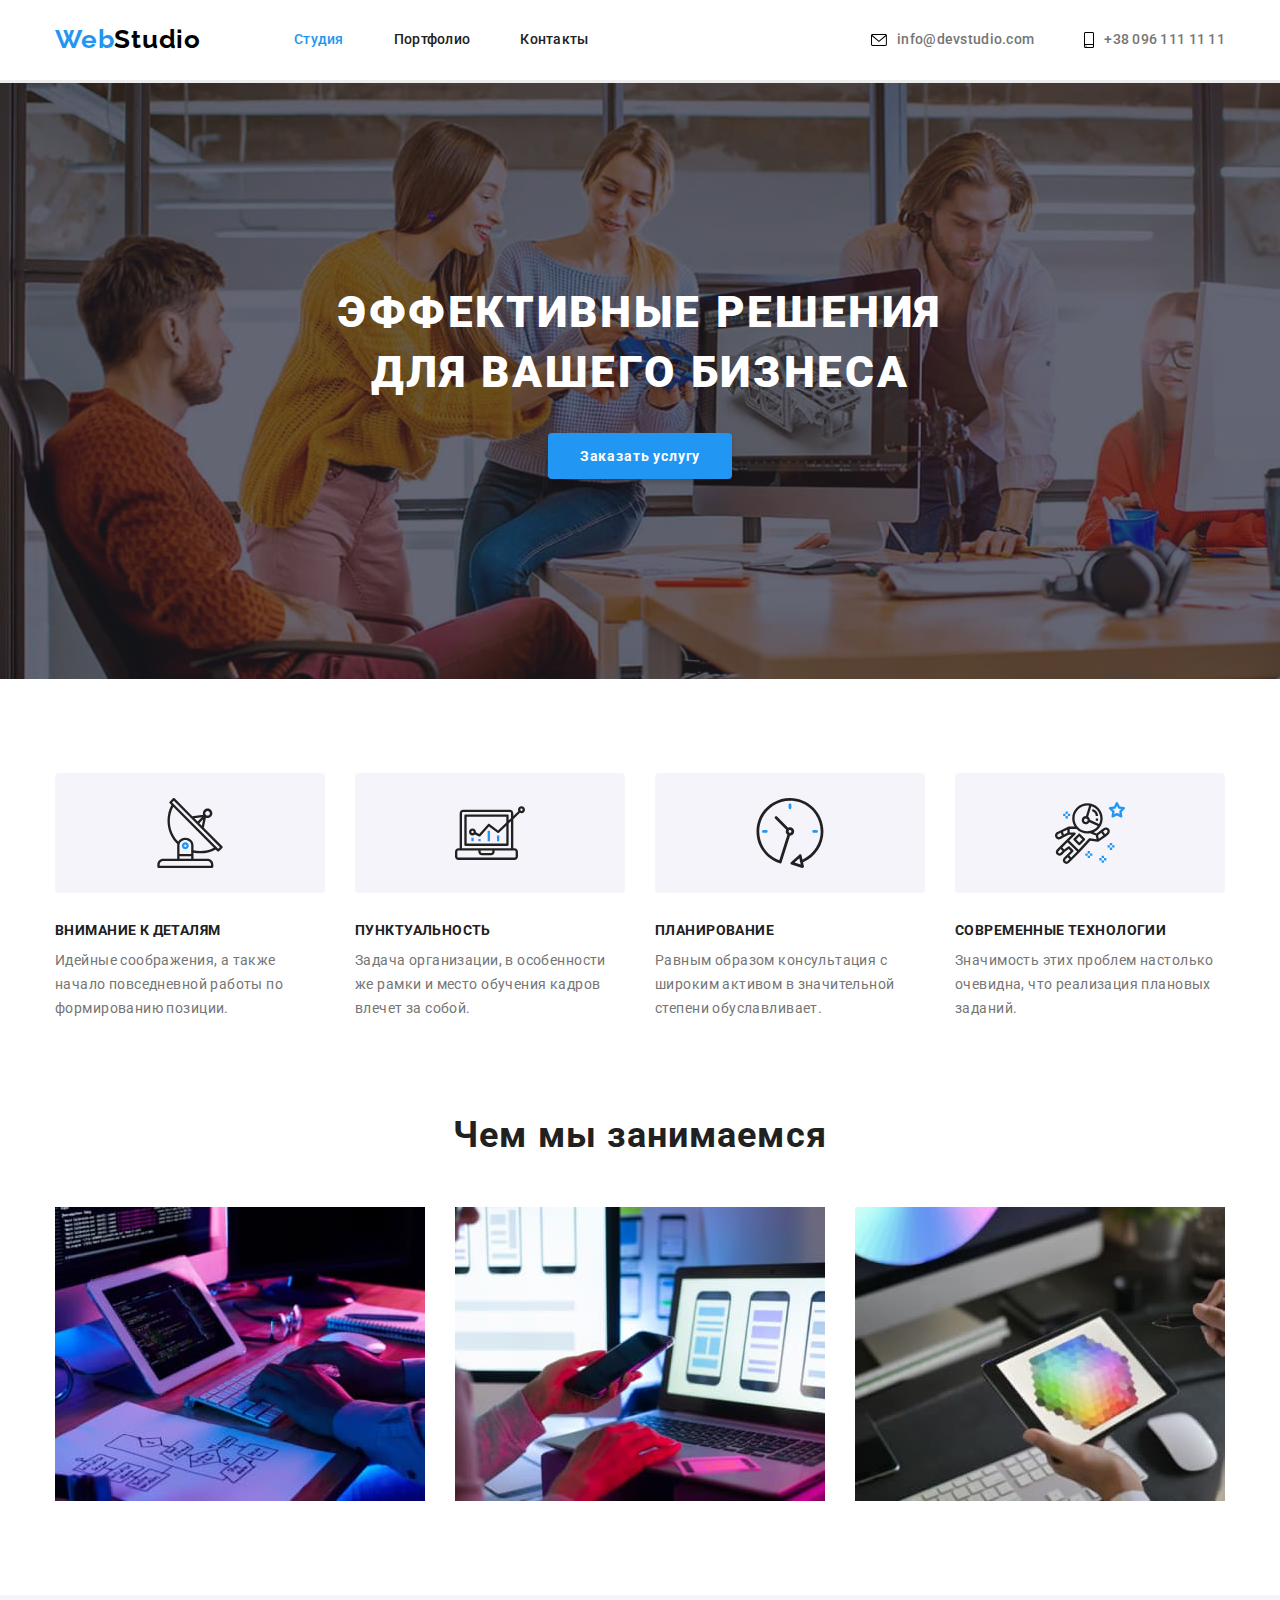
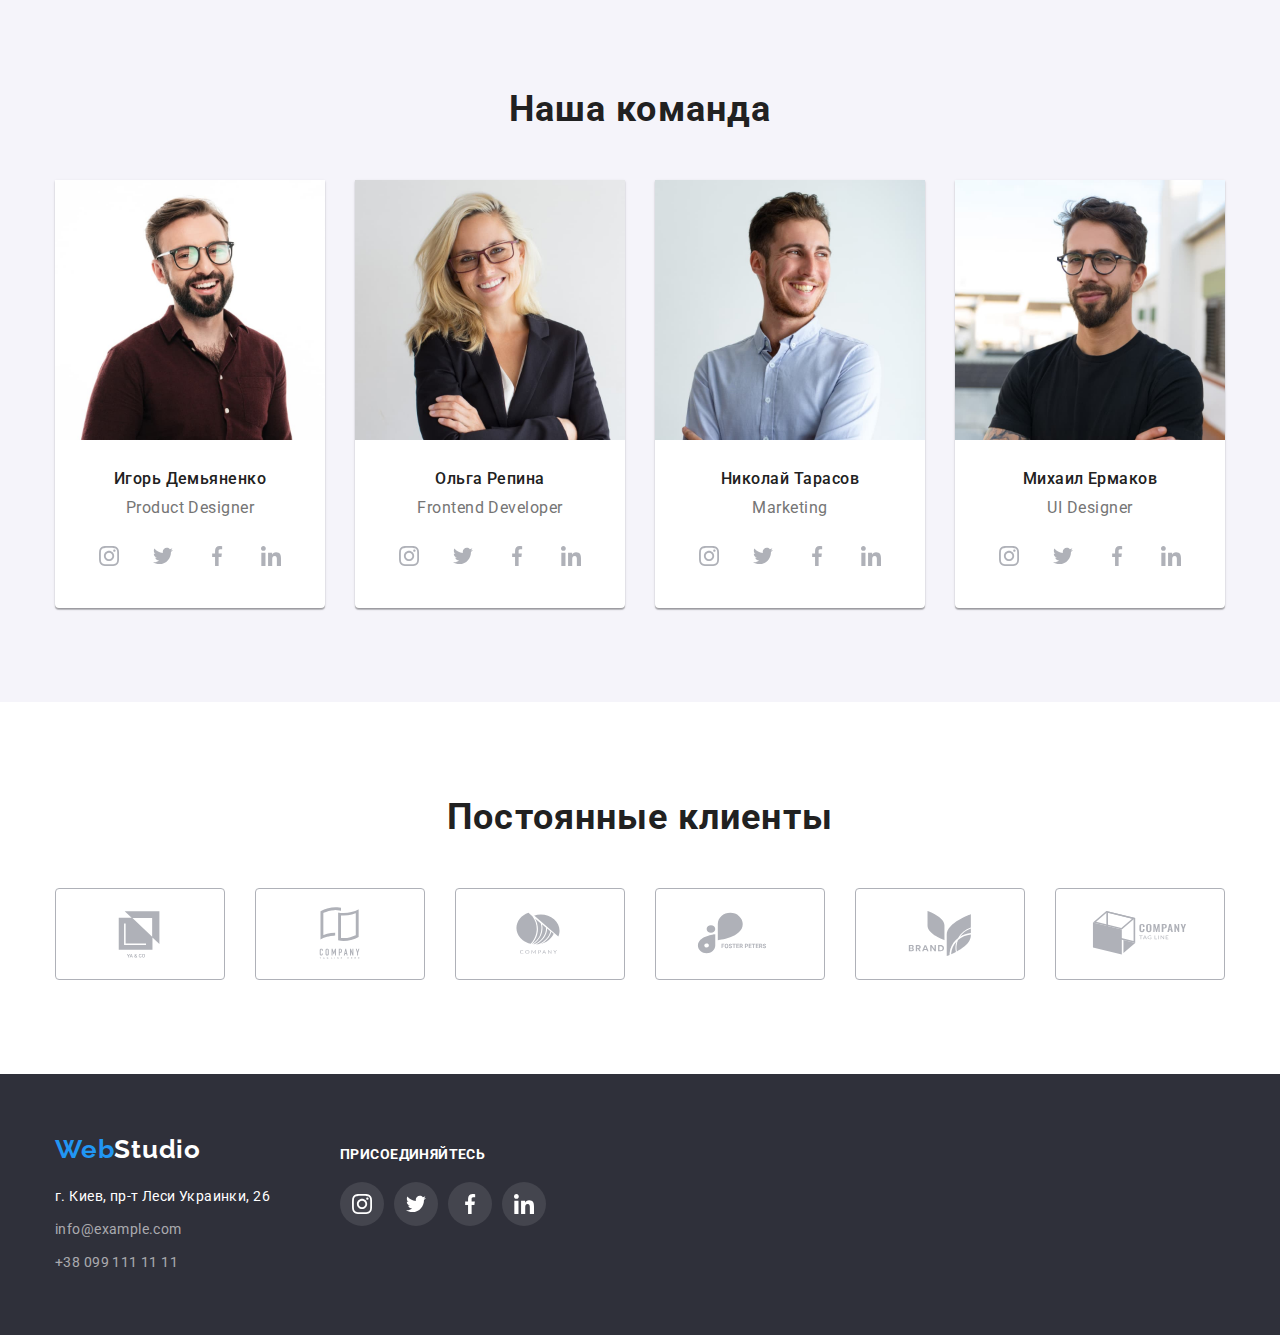
<file: index.html>
<!DOCTYPE html>
<html lang="ru">
  <head>
    <meta charset="UTF-8" />
    <meta http-equiv="X-UA-Compatible" content="IE=edge" />
    <meta name="viewport" content="width=device-width, initial-scale=1.0" />
    <link rel="preconnect" href="https://fonts.googleapis.com" />
    <link rel="preconnect" href="https://fonts.gstatic.com" crossorigin />
    <link rel="stylesheet" href="./css/modern-normalize.css" />
    <link
      rel="stylesheet"
      href="https://fonts.googleapis.com/css2?family=Raleway:wght@700&family=Roboto:wght@400;500;700;900&display=swap"
    />
    <title>WebStudio</title>
    <link rel="stylesheet" href="./css/styles.css" />
  </head>
  <body>
    <!--HEADER-->
    <header class="header">
      <div class="container">
        <a href="./index.html" lang="en" class="header-logo link"
          >Web<span class="header-logo-color">Studio</span></a
        >
        <nav class="header-nav">
          <ul class="header-list list">
            <li class="header-item">
              <a href="./index.html" class="header-link-studio link">Студия</a>
            </li>
            <li class="header-item">
              <a href="./portfolio.html" class="header-link link">Портфолио</a>
            </li>
            <li class="header-item">
              <a href="" class="header-link link">Контакты</a>
            </li>
          </ul>
        </nav>
        <ul class="header-list-contact list">
          <li class="header-item-contact">
            <a href="mailto:info@devstudio.com" class="header-mail link">
              <svg class="header-icon" width="16" height="12">
                <use href="./images/icons.svg#icon-envelope-hover"></use>
              </svg>
              info@devstudio.com</a
            >
          </li>
          <li class="header-item-contact">
            <a href="tel:+380961111111" class="header-tel link">
              <svg class="header-icon" width="10" height="16">
                <use href="./images/icons.svg#icon-smartphone"></use>
              </svg>
              +38 096 111 11 11</a
            >
          </li>
        </ul>
      </div>
    </header>
    <!-- MAIN -->
    <main>
      <!-- HERO -->
      <section class="hero">
        <div class="container">
          <h1 class="hero-title">Эффективные решения для вашего бизнеса</h1>
          <button type="button" class="hero-button">Заказать услугу</button>
        </div>
      </section>
      <!--ABOUT-->
      <section class="about">
        <div class="container">
          <h2 hidden class="about-title">Особенности</h2>
          <ul class="about-list list">
            <li class="about-item">
              <div class="about-item-svg">
                <svg class="about-icon" width="70" height="70">
                  <use href="./images/icons.svg#icon-antenna"></use>
                </svg>
              </div>

              <h3 class="about-list-title">Внимание к деталям</h3>
              <p class="about-bottom-text">
                Идейные соображения, а также начало повседневной работы по
                формированию позиции.
              </p>
            </li>
            <li class="about-item">
              <div class="about-item-svg">
                <svg class="about-icon" width="70" height="70">
                  <use href="./images/icons.svg#icon-diagram"></use>
                </svg>
              </div>
              <h3 class="about-list-title">Пунктуальность</h3>
              <p class="about-bottom-text">
                Задача организации, в особенности же рамки и место обучения
                кадров влечет за собой.
              </p>
            </li>
            <li class="about-item">
              <div class="about-item-svg">
                <svg class="about-icon" width="70" height="70">
                  <use href="./images/icons.svg#icon-clock"></use>
                </svg>
              </div>

              <h3 class="about-list-title">Планирование</h3>
              <p class="about-bottom-text">
                Равным образом консультация с широким активом в значительной
                степени обуславливает.
              </p>
            </li>
            <li class="about-item">
              <div class="about-item-svg">
                <svg class="about-icon" width="70" height="70">
                  <use href="./images/icons.svg#icon-astronaut"></use>
                </svg>
              </div>
              <h3 class="about-list-title">Современные технологии</h3>
              <p class="about-bottom-text">
                Значимость этих проблем настолько очевидна, что реализация
                плановых заданий.
              </p>
            </li>
          </ul>
        </div>
      </section>
      <!-- SERVICES -->
      <section class="services">
        <div class="container">
          <h2 class="services-title">Чем мы занимаемся</h2>
          <ul class="services-list list">
            <li class="services-item">
              <img
                src="./images/img1.jpg"
                alt="розробка пз"
                width="370"
                height="294"
                class="services-img"
              />
            </li>
            <li class="services-item">
              <img
                src="./images/img2.jpg"
                alt="тестування пз"
                width="370"
                height="294"
                class="services-img"
              />
            </li>
            <li class="services-item">
              <img
                src="./images/img3.jpg"
                alt="вибір палітри кольорів "
                width="370"
                height="294"
                class="services-img"
              />
            </li>
          </ul>
        </div>
      </section>
      <!-- TEAM -->
      <section class="team">
        <div class="container">
          <h2 class="team-title">Наша команда</h2>
          <ul class="team-list list">
            <li class="team-item">
              <img
                src="./images/img4.jpg"
                alt="Product Designer"
                width="270"
                height="260"
                class="team-img"
              />
              <h4 class="team-list-title">Игорь Демьяненко</h4>
              <p lang="en" class="team-bottom-text">Product Designer</p>
              <ul class="team-soc-list list">
                <li class="team-soc-item">
                  <a href="" class="team-soc-link">
                    <svg class="team-soc-icon" width="20" height="20">
                      <use href="./images/icons.svg#icon-instagram"></use>
                    </svg>
                  </a>
                </li>
                <li class="team-soc-item">
                  <a href="" class="team-soc-link">
                    <svg class="team-soc-icon" width="20" height="20">
                      <use href="./images/icons.svg#icon-twitter"></use>
                    </svg>
                  </a>
                </li>

                <li class="team-soc-item">
                  <a href="" class="team-soc-link">
                    <svg class="team-soc-icon" width="20" height="20">
                      <use href="./images/icons.svg#icon-facebook"></use>
                    </svg>
                  </a>
                </li>

                <li class="team-soc-item">
                  <a href="" class="team-soc-link">
                    <svg class="team-soc-icon" width="20" height="20">
                      <use href="./images/icons.svg#icon-linkedin"></use>
                    </svg>
                  </a>
                </li>
              </ul>
            </li>
            <li class="team-item">
              <img
                src="./images/img5.jpg"
                alt="Frontend Developer"
                width="270"
                height="260"
                class="team-img"
              />
              <h4 class="team-list-title">Ольга Репина</h4>
              <p lang="en" class="team-bottom-text">Frontend Developer</p>
              <ul class="team-soc-list list">
                <li class="team-soc-item">
                  <a href="" class="team-soc-link">
                    <svg class="team-soc-icon" width="20" height="20">
                      <use href="./images/icons.svg#icon-instagram"></use>
                    </svg>
                  </a>
                </li>
                <li class="team-soc-item">
                  <a href="" class="team-soc-link">
                    <svg class="team-soc-icon" width="20" height="20">
                      <use href="./images/icons.svg#icon-twitter"></use>
                    </svg>
                  </a>
                </li>

                <li class="team-soc-item">
                  <a href="" class="team-soc-link">
                    <svg class="team-soc-icon" width="20" height="20">
                      <use href="./images/icons.svg#icon-facebook"></use>
                    </svg>
                  </a>
                </li>

                <li class="team-soc-item">
                  <a href="" class="team-soc-link">
                    <svg class="team-soc-icon" width="20" height="20">
                      <use href="./images/icons.svg#icon-linkedin"></use>
                    </svg>
                  </a>
                </li>
              </ul>
            </li>
            <li class="team-item">
              <img
                src="./images/img6.jpg"
                alt="Marketing"
                width="270"
                height="260"
                class="team-img"
              />
              <h4 class="team-list-title">Николай Тарасов</h4>
              <p lang="en" class="team-bottom-text">Marketing</p>
              <ul class="team-soc-list list">
                <li class="team-soc-item">
                  <a href="" class="team-soc-link">
                    <svg class="team-soc-icon" width="20" height="20">
                      <use href="./images/icons.svg#icon-instagram"></use>
                    </svg>
                  </a>
                </li>
                <li class="team-soc-item">
                  <a href="" class="team-soc-link">
                    <svg class="team-soc-icon" width="20" height="20">
                      <use href="./images/icons.svg#icon-twitter"></use>
                    </svg>
                  </a>
                </li>

                <li class="team-soc-item">
                  <a href="" class="team-soc-link">
                    <svg class="team-soc-icon" width="20" height="20">
                      <use href="./images/icons.svg#icon-facebook"></use>
                    </svg>
                  </a>
                </li>

                <li class="team-soc-item">
                  <a href="" class="team-soc-link">
                    <svg class="team-soc-icon" width="20" height="20">
                      <use href="./images/icons.svg#icon-linkedin"></use>
                    </svg>
                  </a>
                </li>
              </ul>
            </li>
            <li class="team-item">
              <img
                src="./images/img7.jpg"
                alt="UI Designer"
                width="270"
                height="260"
                class="team-img"
              />
              <h4 class="team-list-title">Михаил Ермаков</h4>
              <p lang="en" class="team-bottom-text">UI Designer</p>
              <ul class="team-soc-list list">
                <li class="team-soc-item">
                  <a href="" class="team-soc-link">
                    <svg class="team-soc-icon" width="20" height="20">
                      <use href="./images/icons.svg#icon-instagram"></use>
                    </svg>
                  </a>
                </li>
                <li class="team-soc-item">
                  <a href="" class="team-soc-link">
                    <svg class="team-soc-icon" width="20" height="20">
                      <use href="./images/icons.svg#icon-twitter"></use>
                    </svg>
                  </a>
                </li>

                <li class="team-soc-item">
                  <a href="" class="team-soc-link">
                    <svg class="team-soc-icon" width="20" height="20">
                      <use href="./images/icons.svg#icon-facebook"></use>
                    </svg>
                  </a>
                </li>

                <li class="team-soc-item">
                  <a href="" class="team-soc-link">
                    <svg class="team-soc-icon" width="20" height="20">
                      <use href="./images/icons.svg#icon-linkedin"></use>
                    </svg>
                  </a>
                </li>
              </ul>
            </li>
          </ul>
        </div>
      </section>
      <section class="clients">
        <div class="container">
          <h2 class="clients-title">Постоянные клиенты</h2>
          <ul class="clients-list list">
            <li class="clients-item">
              <a href="" class="clients-link">
                <svg class="clients-icon" width="106" height="60">
                  <use href="./images/icons.svg#icon-logo-6"></use>
                </svg>
              </a>
            </li>
            <li class="clients-item">
              <a href="" class="clients-link">
                <svg class="clients-icon" width="106" height="60">
                  <use href="./images/icons.svg#icon-logo-1"></use>
                </svg>
              </a>
            </li>
            <li class="clients-item">
              <a href="" class="clients-link">
                <svg class="clients-icon" width="106" height="60">
                  <use href="./images/icons.svg#icon-logo-2"></use>
                </svg>
              </a>
            </li>
            <li class="clients-item">
              <a href="" class="clients-link">
                <svg class="clients-icon" width="106" height="60">
                  <use href="./images/icons.svg#icon-logo-3"></use>
                </svg>
              </a>
            </li>
            <li class="clients-item">
              <a href="" class="clients-link">
                <svg class="clients-icon" width="106" height="60">
                  <use href="./images/icons.svg#icon-logo-4"></use>
                </svg>
              </a>
            </li>
            <li class="clients-item">
              <a href="" class="clients-link">
                <svg class="clients-icon" width="106" height="60">
                  <use href="./images/icons.svg#icon-logo-5"></use>
                </svg>
              </a>
            </li>
          </ul>
        </div>
      </section>
    </main>
    <!-- FOOTER -->
    <footer class="footer">
      <div class="container container-footer">
        <ul class="footer-1 list">
          <li class="footer-item-1">
            <a href="./index.html" lang="en" class="footer-logo link"
              >Web<span class="footer-logo-color">Studio</span></a
            >
            <address class="address">
              <ul class="footer-list list">
                <li class="footer-item">
                  <a
                    href="https://goo.gl/maps/81CzhihJ3kp6M7LD6"
                    target="_blank"
                    rel="noopener noreferrer"
                    class="footer-address link"
                    >г. Киев, пр-т Леси Украинки, 26</a
                  >
                </li>
                <li class="footer-item">
                  <a href="mailto:info@example.com" class="footer-mail link"
                    >info@example.com</a
                  >
                </li>
                <li class="footer-item">
                  <a href="tel:+380991111111" class="footer-tel link"
                    >+38 099 111 11 11</a
                  >
                </li>
              </ul>
            </address>
          </li>
        </ul>
        <ul class="footer-2 list">
          <li class="footer-item-1">
            <p class="footer-likkk-title">присоединяйтесь</p>
            <ul class="footer-soc-list list">
              <li class="footer-soc-item">
                <a href="" class="footer-soc-link">
                  <svg class="footer-soc-icon" width="20" height="20">
                    <use href="./images/icons.svg#icon-instagram"></use>
                  </svg>
                </a>
              </li>
              <li class="footer-soc-item">
                <a href="" class="footer-soc-link">
                  <svg class="footer-soc-icon" width="20" height="20">
                    <use href="./images/icons.svg#icon-twitter"></use>
                  </svg>
                </a>
              </li>

              <li class="footer-soc-item">
                <a href="" class="footer-soc-link">
                  <svg class="footer-soc-icon" width="20" height="20">
                    <use href="./images/icons.svg#icon-facebook"></use>
                  </svg>
                </a>
              </li>

              <li class="footer-soc-item">
                <a href="" class="footer-soc-link">
                  <svg class="footer-soc-icon" width="20" height="20">
                    <use href="./images/icons.svg#icon-linkedin"></use>
                  </svg>
                </a>
              </li>
            </ul>
          </li>
        </ul>
      </div>
    </footer>
  </body>
</html>
</file>
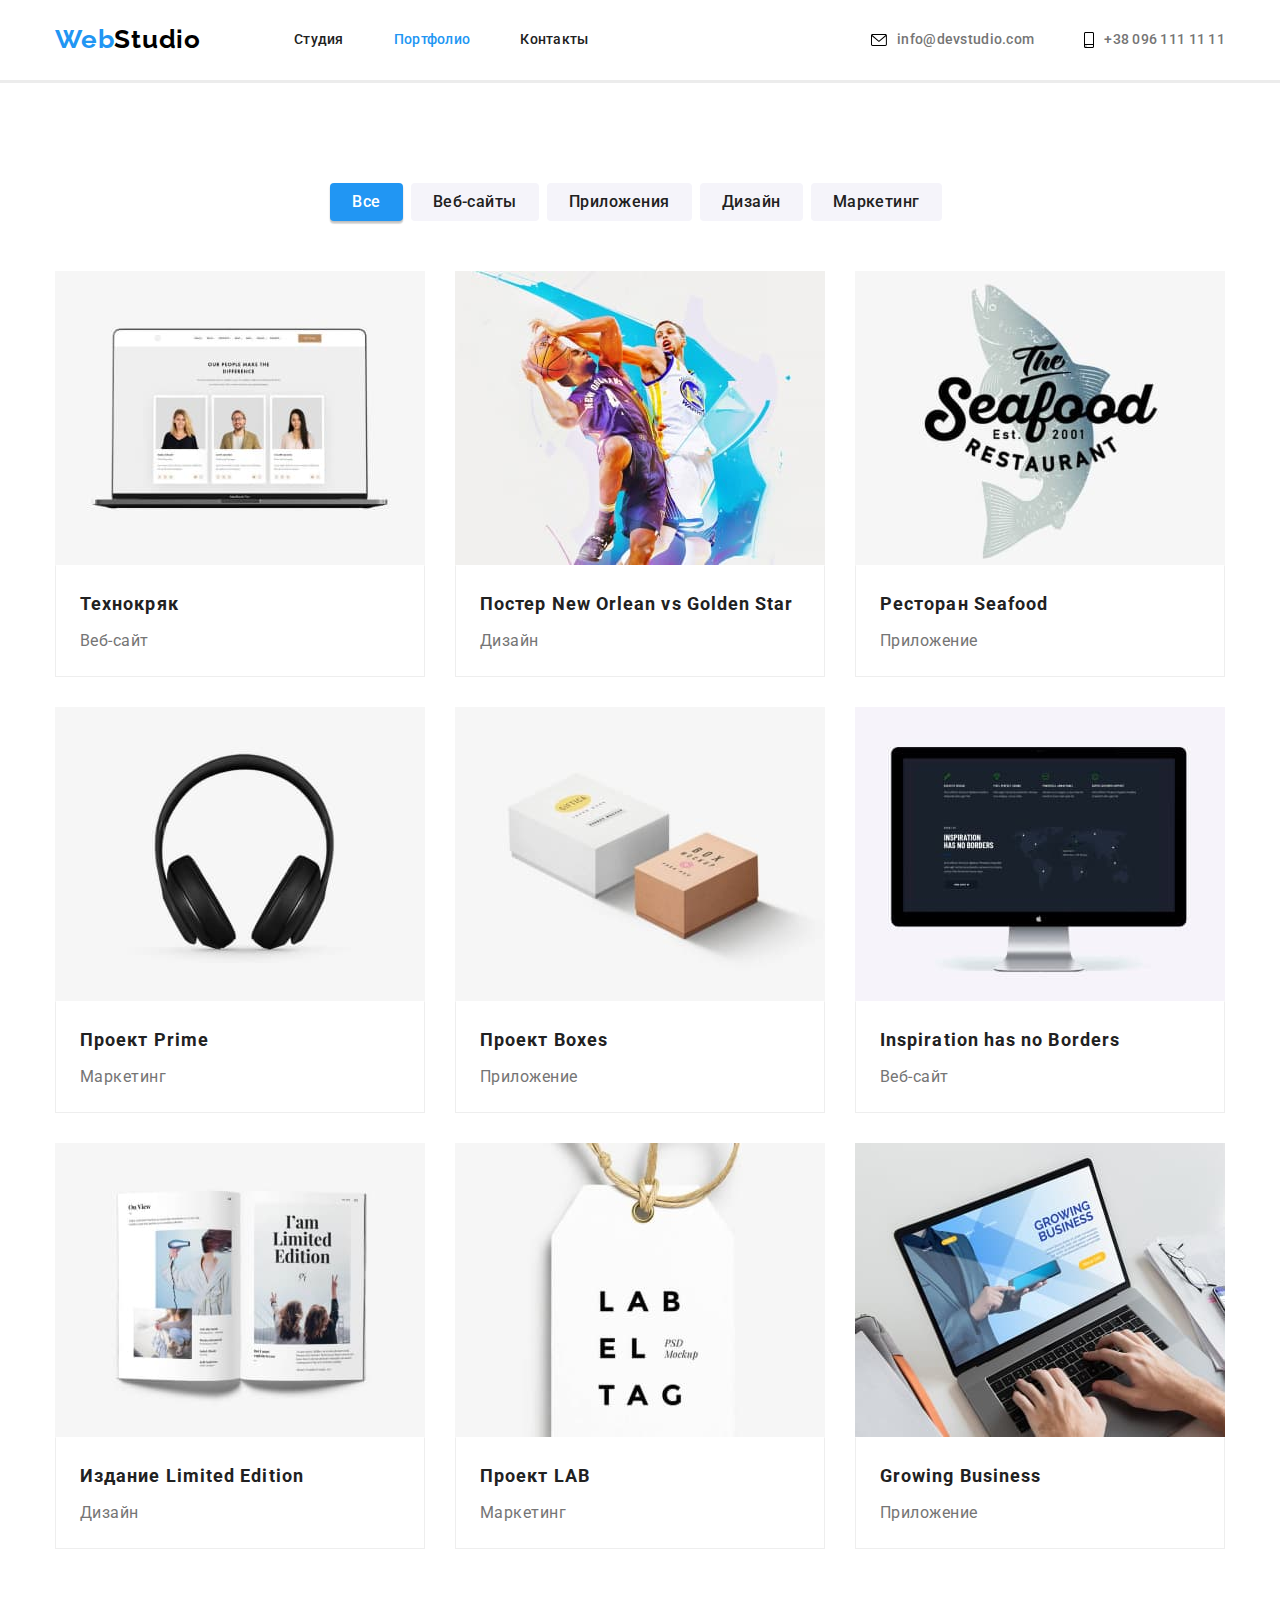
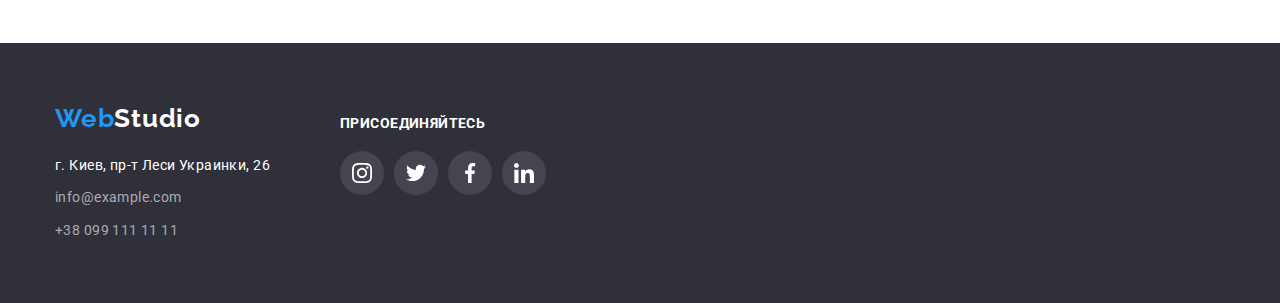
<file: portfolio.html>
<!DOCTYPE html>
<html lang="ru">
  <head>
    <meta charset="UTF-8" />
    <meta http-equiv="X-UA-Compatible" content="IE=edge" />
    <meta name="viewport" content="width=device-width, initial-scale=1.0" />
    <title>Portfolio</title>
    <link rel="preconnect" href="https://fonts.googleapis.com" />
    <link rel="preconnect" href="https://fonts.gstatic.com" crossorigin />
    <link rel="stylesheet" href="./css/modern-normalize.css" />
    <link
      href="https://fonts.googleapis.com/css2?family=Montserrat:wght@400;700&family=Raleway:wght@700&family=Roboto:wght@400;500;700;900&display=swap"
      rel="stylesheet"
    />
    <link rel="stylesheet" href="./css/styles.css" />
  </head>
  <body>
    <!-- HEADER -->
    <header class="header">
      <div class="container">
        <a href="./index.html" lang="en" class="header-logo link"
          >Web<span class="header-logo-color">Studio</span></a
        >
        <nav class="header-nav">
          <ul class="header-list list">
            <li class="header-item">
              <a href="./index.html" class="header-link link">Студия</a>
            </li>
            <li class="header-item">
              <a href="./portfolio.html" class="header-link-portf link"
                >Портфолио</a
              >
            </li>
            <li class="header-item">
              <a href="" class="header-link link">Контакты</a>
            </li>
          </ul>
        </nav>
        <ul class="header-list-contact list">
          <li class="header-item-contact">
            <a href="mailto:info@devstudio.com" class="header-mail link">
              <svg class="header-icon" width="16" height="12">
                <use href="./images/icons.svg#icon-envelope-hover"></use>
              </svg>
              info@devstudio.com</a
            >
          </li>
          <li class="header-item-contact">
            <a href="tel:+380961111111" class="header-tel link">
              <svg class="header-icon" width="10" height="16">
                <use href="./images/icons.svg#icon-smartphone"></use>
              </svg>
              +38 096 111 11 11</a
            >
          </li>
        </ul>
      </div>
    </header>
    <!-- MAIN -->
    <main>
      <!-- PORTFOLIO -->
      <section class="portfolio">
        <div class="container">
          <h1 hidden>Портфолио</h1>
          <ul class="button-list list">
            <li class="button-item">
              <button type="button" class="button-item-btn selected">
                Все
              </button>
            </li>
            <li class="button-item">
              <button type="button" class="button-item-btn">Веб-сайты</button>
            </li>
            <li class="button-item">
              <button type="button" class="button-item-btn">Приложения</button>
            </li>
            <li class="button-item">
              <button type="button" class="button-item-btn">Дизайн</button>
            </li>
            <li class="button-item">
              <button type="button" class="button-item-btn">Маркетинг</button>
            </li>
          </ul>
          <ul class="portfolio-list list">
            <li class="portfolio-item">
              <a href="" class="portf-link link">
                <img src="./images/img2.1.jpg" alt="Веб-сайт" width: 370px;
                height:294px; class="portfolio-img" />
                <div class="portf-border">
                  <h2 class="portfolio-list-title">Технокряк</h2>
                  <p class="portfolio-buttom-text">Веб-сайт</p>
                </div></a
              >
            </li>
            <li class="portfolio-item">
              <a href="" class="portf-link link">
                <img src="./images/img2.2.jpg" alt="Дизайн" width: 370px;
                height: 294px; class="portfolio-img" />
                <div class="portf-border">
                  <h2 class="portfolio-list-title">
                    Постер <span lang="eu">New Orlean vs Golden Star</span>
                  </h2>
                  <p class="portfolio-buttom-text">Дизайн</p>
                </div></a
              >
            </li>
            <li class="portfolio-item">
              <a href="" class="portf-link link">
                <img src="./images/img2.3.jpg" alt="Приложение" width: 370px;
                height: 294px; class="portfolio-img" />
                <div class="portf-border">
                  <h2 class="portfolio-list-title">
                    Ресторан <span lang="eu">Seafood</span>
                  </h2>
                  <p class="portfolio-buttom-text">Приложение</p>
                </div></a
              >
            </li>
            <li class="portfolio-item">
              <a href="" class="portf-link link">
                <img src="./images/img2.4.jpg" alt="Маркетинг" width: 370px;
                height: 294px; class="portfolio-img" />
                <div class="portf-border">
                  <h2 class="portfolio-list-title">
                    Проект <span lang="eu">Prime</span>
                  </h2>
                  <p class="portfolio-buttom-text">Маркетинг</p>
                </div></a
              >
            </li>
            <li class="portfolio-item">
              <a href="" class="portf-link link">
                <img src="./images/img2.5.jpg" alt="Приложение" width: 370px;
                height: 294px; class="portfolio-img" />
                <div class="portf-border">
                  <h2 class="portfolio-list-title">
                    Проект <span lang="eu">Boxes</span>
                  </h2>
                  <p class="portfolio-buttom-text">Приложение</p>
                </div></a
              >
            </li>
            <li class="portfolio-item">
              <a href="" class="portf-link link">
                <img src="./images/img2.6.jpg" alt="Веб-сайт" width: 370px;
                height: 294px; class="portfolio-img" />
                <div class="portf-border">
                  <h2 class="portfolio-list-title" lang="eu">
                    Inspiration has no Borders
                  </h2>
                  <p class="portfolio-buttom-text">Веб-сайт</p>
                </div></a
              >
            </li>
            <li class="portfolio-item">
              <a href="" class="portf-link link">
                <img src="./images/img2.7.jpg" alt="Дизайн" width: 370px;
                height: 294px; class="portfolio-img" />
                <div class="portf-border">
                  <h2 class="portfolio-list-title">
                    Издание <span lang="eu">Limited Edition</span>
                  </h2>
                  <p class="portfolio-buttom-text">Дизайн</p>
                </div></a
              >
            </li>
            <li class="portfolio-item">
              <a href="" class="portf-link link">
                <img src="./images/img2.8.jpg" alt="Маркетинг" width: 370px;
                height: 294px; class="portfolio-img" />
                <div class="portf-border">
                  <h2 class="portfolio-list-title">
                    Проект <span lang="eu">LAB</span>
                  </h2>
                  <p class="portfolio-buttom-text">Маркетинг</p>
                </div></a
              >
            </li>
            <li class="portfolio-item">
              <a href="" class="portf-link link">
                <img src="./images/img2.9.jpg" alt="Приложение" width: 370px;
                height: auto; class="portfolio-img" />
                <div class="portf-border">
                  <h2 class="portfolio-list-title" lang="eu">
                    Growing Business
                  </h2>
                  <p class="portfolio-buttom-text">Приложение</p>
                </div></a
              >
            </li>
          </ul>
        </div>
      </section>
    </main>
    <!-- FOOTER -->
    <footer class="footer">
      <div class="container container-footer">
        <ul class="footer-1 list">
          <li class="footer-item-1">
            <a href="./index.html" lang="en" class="footer-logo link"
              >Web<span class="footer-logo-color">Studio</span></a
            >
            <address class="address">
              <ul class="footer-list list">
                <li class="footer-item">
                  <a
                    href="https://goo.gl/maps/81CzhihJ3kp6M7LD6"
                    target="_blank"
                    rel="noopener noreferrer"
                    class="footer-address link"
                    >г. Киев, пр-т Леси Украинки, 26</a
                  >
                </li>
                <li class="footer-item">
                  <a href="mailto:info@example.com" class="footer-mail link"
                    >info@example.com</a
                  >
                </li>
                <li class="footer-item">
                  <a href="tel:+380991111111" class="footer-tel link"
                    >+38 099 111 11 11</a
                  >
                </li>
              </ul>
            </address>
          </li>
        </ul>
        <ul class="footer-2 list">
          <li class="footer-item-1">
            <p class="footer-likkk-title">присоединяйтесь</p>
            <ul class="footer-soc-list list">
              <li class="footer-soc-item">
                <a href="" class="footer-soc-link">
                  <svg class="footer-soc-icon" width="20" height="20">
                    <use href="./images/icons.svg#icon-instagram"></use>
                  </svg>
                </a>
              </li>
              <li class="footer-soc-item">
                <a href="" class="footer-soc-link">
                  <svg class="footer-soc-icon" width="20" height="20">
                    <use href="./images/icons.svg#icon-twitter"></use>
                  </svg>
                </a>
              </li>

              <li class="footer-soc-item">
                <a href="" class="footer-soc-link">
                  <svg class="footer-soc-icon" width="20" height="20">
                    <use href="./images/icons.svg#icon-facebook"></use>
                  </svg>
                </a>
              </li>

              <li class="footer-soc-item">
                <a href="" class="footer-soc-link">
                  <svg class="footer-soc-icon" width="20" height="20">
                    <use href="./images/icons.svg#icon-linkedin"></use>
                  </svg>
                </a>
              </li>
            </ul>
          </li>
        </ul>
      </div>
    </footer>
  </body>
</html>
</file>
<file: css/styles.css>
* {
  box-sizing: border-box;
}

:root {
  --body-bkgd-color: #ffffff;
  --first-logo-color: #2196f3;
  --second-logo-color: #000000;
  --third-logo-color: #ffffff;
  --header-link-color: #212121;
  --header-sec-link-color: #2196f3;
  --header-mail-tel-color: #757575;
  --header-hover-color: #2196f3;
  --header-border-color: #ececec;
  --hero-bkgd-color: #2f303a;
  --hero-btn-color: #ffffff;
  --hero-btn-bkgd-color: #2196f3;
  --hero-title-color: #ffffff;
  --main-title-color: #212121;
  --main-bottom-text-color: #757575;
  --about-item-svg-color: #f5f4fa;
  --team-bkgd-color: #f5f4fa;
  --team-itemb-bkgd-color: #ffffff;
  --soc-link-color-fist: #afb1b8;
  --soc-link-color-sec: #2196f3;
  --soc-link-color-third: #ffffff;
  --soc-link-color-four: #ffffff1a;
  --footer-bkgd-color: #2f303a;
  --footer-address-color: #ffffff;
  --footer-mail-tel-color: rgba(255, 255, 255, 0.6);
  --footer-hover-color: #2196f3;
  --portf-btn-bkgd-color: #f5f4fa;
  --portf-btn-color: #212121;
  --portf-bth-hover-color: #ffffff;
  --portf-bth-bkgd-hover-color: #2196f3;
  --portf-border-color: #eeeeee;
  --portf-select-bth-color: #2196f3;
  --portf-select-bth-text: #ffffff;
}

body {
  font-family: Roboto, sans-serif;
  background-color: var(--body-bgrd-color);
  font-size: 14px;
  margin: 0;
  padding: 0;
}

p,
h1,
h2,
h3,
h4 {
  margin: 0;
}

ul,
ol {
  padding-left: 0;
  margin: 0;
}

img {
  display: block;
  max-width: 100%;
  height: auto;
}

.container {
  width: 1200px;
  padding-left: 15px;
  padding-right: 15px;
  margin: 0 auto;
  /* outline: 1px solid red; */
}

.link {
  text-decoration: none;
  font-style: normal;
}

.list {
  list-style: none;
}

/* ------------------HEADER------------------ */

.header {
  /* padding-top: 24px;
  padding-bottom: 25px; */
  border-bottom-style: solid;
  border-color: var(--header-border-color);
}

.header .container {
  display: flex;
  align-items: center;
}

.header-list {
  display: flex;
}

.header-logo {
  font-family: "Raleway";
  font-weight: 700;
  font-size: 26px;
  line-height: 1.19;
  letter-spacing: 0.03em;
  color: var(--first-logo-color);
  margin-right: 93px;
  padding-top: 24px;
  padding-bottom: 25px;
  display: block;
}

.header-logo-color {
  color: var(--second-logo-color);
}

.header-link {
  font-weight: 500;
  line-height: 1.14;
  letter-spacing: 0.02em;
  color: var(--header-link-color);
  padding-top: 32px;
  padding-bottom: 32px;
  display: block;
}

.header-link-studio {
  font-weight: 500;
  line-height: 1.14;
  letter-spacing: 0.02em;
  color: var(--header-sec-link-color);
  padding-top: 32px;
  padding-bottom: 32px;
  display: block;
}

.header-item:not(:last-child) {
  margin-right: 50px;
}

.header-link-portf {
  font-weight: 500;
  line-height: 1.14;
  letter-spacing: 0.02em;
  color: var(--header-sec-link-color);
  padding-top: 32px;
  padding-bottom: 32px;
  display: block;
}

.header-list-contact {
  display: flex;
  margin-left: auto;
}

.header-icon {
  max-width: 16px;
  display: block;
  margin: auto;
  margin-right: 10px;
}

.header-item-contact:not(:last-child) {
  margin-right: 50px;
}

.header-mail,
.header-tel {
  font-weight: 500;
  line-height: 1.14;
  letter-spacing: 0.02em;
  color: var(--header-mail-tel-color);
  padding-top: 32px;
  padding-bottom: 32px;
  display: flex;
}

.header-link:hover,
.header-link:focus,
.header-mail:hover,
.header-mail:focus,
.header-tel:hover,
.header-tel:focus,
.header-icon:hover,
.header-icon:focus {
  color: var(--header-hover-color);
  fill: var(--header-hover-color);
}

/* ------------------HERO------------------ */

.hero {
  background-color: var(--hero-bkgd-color);
  padding-top: 200px;
  padding-bottom: 200px;
  background-image: linear-gradient(
      rgba(47, 48, 58, 0.4),
      rgba(47, 48, 58, 0.4)
    ),
    url(../images/hero-bkgn.jpg);
  background-repeat: no-repeat;
  background-size: cover;
  max-width: 1600px;
  margin: 0 auto;
}

.hero-title {
  font-weight: 900;
  font-size: 44px;
  line-height: 1.36;
  text-align: center;
  letter-spacing: 0.06em;
  text-transform: uppercase;
  color: var(--hero-title-color);
  margin: auto;
  margin-bottom: 30px;
  max-width: 696px;
  height: 120px;
}

.hero-button {
  font-family: inherit;
  font-weight: 700;
  line-height: 1.87;
  display: flex;
  align-items: center;
  text-align: center;
  letter-spacing: 0.06em;
  color: var(--hero-btn-color);
  background: var(--hero-btn-bkgd-color);
  box-shadow: 0px 4px 4px rgba(0, 0, 0, 0.15);
  border-radius: 4px;
  cursor: pointer;
  margin: 0 auto;
  padding: 10px 32px;
  border: 0;
}

/* ------------------ABOUT------------------ */
.about {
  padding-top: 94px;
  padding-bottom: 94px;
}

.about-list {
  display: flex;
}

.about-item-svg {
  width: 270px;
  height: 120px;
  background: var(--about-item-svg-color);
  border-radius: 4px;
  margin-bottom: 30px;
  display: flex;
  align-items: center;
  justify-content: center;
}

.about-item:not(:last-child) {
  margin-right: 30px;
}

.about-item {
  max-width: 270px;
}

.about-list-title {
  font-weight: 700;
  line-height: 1.14;
  font-size: 14px;
  letter-spacing: 0.03em;
  text-transform: uppercase;
  color: var(--main-title-color);
  margin-bottom: 10px;
}

.about-bottom-text {
  line-height: 1.71;
  letter-spacing: 0.03em;
  color: var(--main-bottom-text-color);
}

/* ------------------SERVICES------------------ */
.services {
  padding-bottom: 94px;
}

.services-list {
  display: flex;
  flex-wrap: wrap;
  margin-left: -30px;
}

.services-item {
  width: calc(100% / 3 - 30px);
  margin-left: 30px;
}

.services-title {
  font-weight: 700;
  font-size: 36px;
  line-height: 1.16;
  text-align: center;
  letter-spacing: 0.03em;
  color: var(--main-title-color);
  margin-bottom: 50px;
}

.services-img {
  margin: 0;
}

/* ------------------TEAM------------------ */

.team {
  background: var(--team-bkgd-color);
  padding-top: 94px;
  padding-bottom: 94px;
}

.team-title {
  font-weight: 700;
  font-size: 36px;
  line-height: 1.16;
  text-align: center;
  letter-spacing: 0.03em;
  color: var(--main-title-color);
  margin-bottom: 50px;
}

.team-list {
  display: flex;
  flex-wrap: wrap;
  margin-left: -30px;
}

.team-item {
  background-color: var(--team-itemb-bkgd-color);
  box-shadow: 0px 1px 3px rgba(0, 0, 0, 0.12), 0px 1px 1px rgba(0, 0, 0, 0.14),
    0px 2px 1px rgba(0, 0, 0, 0.2);
  border-radius: 0px 0px 4px 4px;
  width: calc(100% / 4 - 30px);
  margin-left: 30px;
  padding-bottom: 30px;
}

.team-img {
  margin-bottom: 30px;
}

.team-list-title {
  font-weight: 500;
  font-size: 16px;
  line-height: 1.18;
  text-align: center;
  letter-spacing: 0.03em;
  color: var(--main-title-color);
  margin-bottom: 10px;
  margin-top: 0;
}

.team-bottom-text {
  font-size: 16px;
  line-height: 1.18;
  text-align: center;
  letter-spacing: 0.03em;
  color: var(--main-bottom-text-color);
  margin-bottom: 16px;
}

.team-soc-list {
  display: flex;
  justify-content: center;
}

.team-soc-item + .team-soc-item {
  margin-left: 10px;
}

.team-soc-link {
  width: 44px;
  height: 44px;
  border-radius: 50%;
  display: flex;
  justify-content: center;
  align-items: center;
  fill: var(--soc-link-color-fist);
}

.team-soc-link:hover,
.team-soc-link:focus {
  background-color: var(--soc-link-color-sec);
  fill: var(--soc-link-color-third);
}

/* .team-soc-icon {
  fill: #afb1b8;
} */

/* .team-soc-link:hover .team-soc-icon {
  fill: #ffffff;
} */

/* ------------------CLIENTS------------------ */

.clients {
  margin-top: 94px;
  margin-bottom: 94px;
}

.clients-title {
  font-family: "Roboto";
  font-weight: 700;
  font-size: 36px;
  line-height: 42px;
  text-align: center;
  letter-spacing: 0.03em;
  color: var(--main-title-color);
  margin-bottom: 50px;
}

.clients-list {
  display: flex;
}

.clients-item + .clients-item {
  margin-left: 30px;
}

.clients-link {
  /* max-width: 106px; */
  fill: var(--soc-link-color-fist);
  display: block;
  border: 1px solid #afb1b8;
  box-sizing: border-box;
  border-radius: 4px;
  width: 170px;
  height: 92px;
  display: flex;
  justify-content: center;
  align-items: center;
}

.clients-link:hover,
.clients-link:focus {
  fill: var(--soc-link-color-sec);
  border-color: var(--soc-link-color-sec);
}
/* ------------------FOOTER------------------ */

.footer {
  background: var(--footer-bkgd-color);
  padding-top: 60px;
  padding-bottom: 60px;
}

.container-footer {
  display: flex;
}

.footer-1 {
  margin-right: 70px;
}

.footer-2 {
  margin-top: 12px;
}

.footer-likkk-title {
  font-family: "Roboto";
  font-weight: 700;
  font-size: 14px;
  line-height: 16px;
  letter-spacing: 0.03em;
  text-transform: uppercase;
  color: var(--soc-link-color-third);
  margin-bottom: 20px;
}

.footer-logo {
  font-family: "Raleway";
  font-weight: 700;
  font-size: 26px;
  line-height: 1.19;
  letter-spacing: 0.03em;
  color: var(--first-logo-color);
}

.footer-logo-color {
  color: var(--third-logo-color);
}

.address {
  margin-top: 20px;
}

.footer-item:not(:last-child) {
  margin-bottom: 9px;
}

.footer-address {
  font-weight: 400;
  line-height: 1.71;
  letter-spacing: 0.03em;
  color: var(--footer-address-color);
}

.footer-mail {
  font-weight: 400;
  line-height: 1.71;
  letter-spacing: 0.03em;
  color: var(--footer-mail-tel-color);
}

.footer-tel {
  font-weight: 400;
  line-height: 1.71;
  letter-spacing: 0.03em;
  color: var(--footer-mail-tel-color);
}

.footer-address:hover,
.footer-address:focus,
.footer-mail:hover,
.footer-mail:focus,
.footer-tel:hover,
.footer-tel:focus {
  color: var(--footer-hover-color);
}

.footer-soc-list {
  display: flex;
  justify-content: center;
}

.footer-soc-item:not(:last-child) {
  margin-right: 10px;
}

.footer-soc-link {
  width: 44px;
  height: 44px;
  border-radius: 50%;
  display: flex;
  justify-content: center;
  align-items: center;
  fill: var(--soc-link-color-third);
  background-color: var(--soc-link-color-four);
}

.footer-soc-link:hover,
.footer-soc-link:focus {
  background-color: var(--soc-link-color-sec);
}

/* ------------------PORTFOLIO------------------ */

.portfolio {
  padding-top: 100px;
  padding-bottom: 94px;
}

.button-list {
  display: flex;
  justify-content: center;
  margin-bottom: 50px;
}

.button-item {
  margin-right: 8px;
}

.button-item-btn {
  cursor: pointer;
  background: var(--portf-btn-bkgd-color);
  font-family: inherit;
  font-weight: 500;
  font-size: 16px;
  line-height: 1.62;
  text-align: center;
  letter-spacing: 0.03em;
  color: var(--portf-btn-color);
  border: 0;
  border-radius: 4px;

  padding: 6px 22px;
}
.selected {
  background-color: var(--portf-select-bth-color);
  color: var(--portf-select-bth-text);
  box-shadow: 0px 3px 1px rgba(0, 0, 0, 0.1), 0px 1px 2px rgba(0, 0, 0, 0.08),
    0px 2px 2px rgba(0, 0, 0, 0.12);
}

.button-item-btn:hover,
.button-item-btn:focus {
  color: var(--portf-bth-hover-color);
  background-color: var(--portf-bth-bkgd-hover-color);
  box-shadow: 0px 3px 1px rgba(0, 0, 0, 0.1), 0px 1px 2px rgba(0, 0, 0, 0.08),
    0px 2px 2px rgba(0, 0, 0, 0.12);
}

.portfolio-list {
  display: flex;
  flex-wrap: wrap;
  margin-left: -30px;
  margin-bottom: -30px;
}

.portfolio-item {
  width: calc(100% / 3 - 30px);
  margin-left: 30px;
  margin-bottom: 30px;
}

.portf-border {
  border: 1px solid var(--portf-border-color);
  border-top-color: transparent;
  padding: 20px 24px;
}

.portfolio-list-title {
  font-family: "Roboto";
  font-weight: 700;
  font-size: 18px;
  line-height: 2;
  letter-spacing: 0.06em;
  color: var(--main-title-color);
  margin-bottom: 4px;
  /* margin-left: 24px;
  margin-top: 20px; */
}

.portfolio-buttom-text {
  font-size: 16px;
  line-height: 1.87;
  letter-spacing: 0.03em;
  color: var(--main-bottom-text-color);
  /* margin-bottom: 20px;
  margin-left: 24px; */
}

.portfolio-item:hover,
.portfolio-item:focus {
  box-shadow: 0px 1px 1px rgba(0, 0, 0, 0.12), 0px 4px 4px rgba(0, 0, 0, 0.06),
    1px 4px 6px rgba(0, 0, 0, 0.16);
}
</file>
